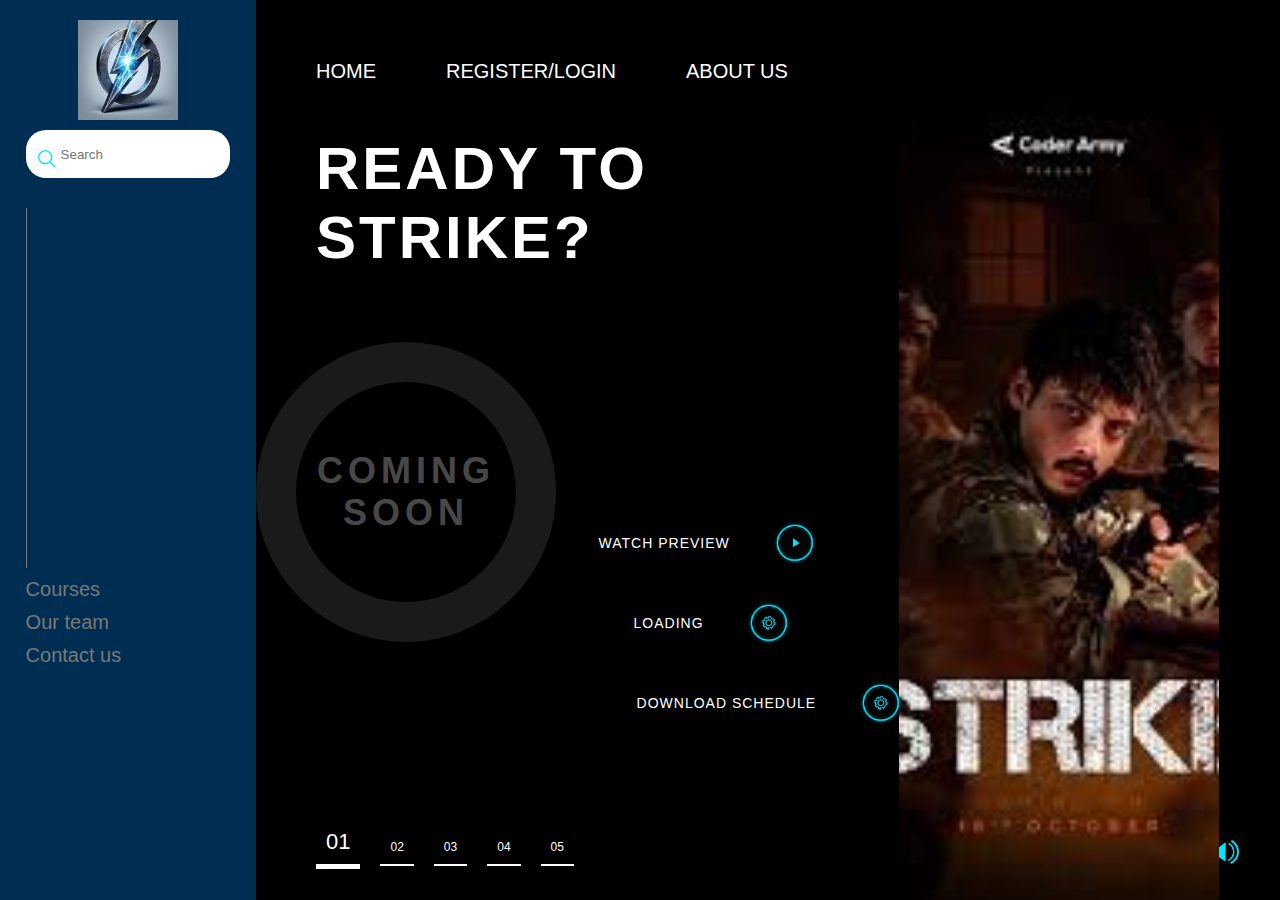
<file: index.html>
<!DOCTYPE html>
<html lang="en">
<head>
    <meta charset="UTF-8">
    <meta name="viewport" content="width=device-width, initial-scale=1.0">
    <title>Document</title>
    <link rel="stylesheet" href="/main/style.css">
</head>
<body>
    <div class="banner">
    <div class="left-box">
        <div class="wrapper">
            <img src="/assets/logo.png" class="logo" alt="">
            <div class="search-box">
                <img src="/assets/search.png" alt="">
                <input type="text" placeholder="Search">
            </div>
            <div class="vertical-line"></div>
            <ul>
                <li><a href="courses.html">Courses</a></li>
                <li><a href="team.html">Our team</a></li>
                <li><a href="contact.html">Contact us</a></li>
              
            </ul>
        </div>
    </div>
    <div class="right-box">
        <nav>
            <ul>
                <li><a href="#">HOME</a></li>
                 <li><a href="login.html">REGISTER/LOGIN</a></li>
                  <li><a href="about.html">ABOUT US</a></li>
            </ul>
        </nav>
        <h2>READY TO <br>STRIKE?</h2>
        <div class="robot">
            <img src="/assets/strike.png"  class="side-image" >
            
         
            <div class="features">
                <div>
                    <small>WATCH PREVIEW</small>
                    <img src="/assets/play.png" alt="">
                </div>
                 <div>
                    <small>LOADING</small>
                    <img src="/assets/settings.png" alt="">
                </div>
                 <div>
                    <small>DOWNLOAD SCHEDULE</small>
                    <img src="/assets/settings.png" alt="">
                </div>
            </div>
        </div>
        <div class="circle">
    <span class="circle-text">COMING SOON</span>
</div>

        <div class="pagination">
            <ul>
                <li class="active"><a href="#">01</a></li>
                <li><a href="#">02</a></li>
                <li><a href="#">03</a></li>
                <li><a href="#">04</a></li>
                <li><a href="#">05</a></li>
            </ul>
        </div>
        <img src="/assets/volume.png" alt="" class="volume">
    </div>
    </div>
</body>
</html>
</file>
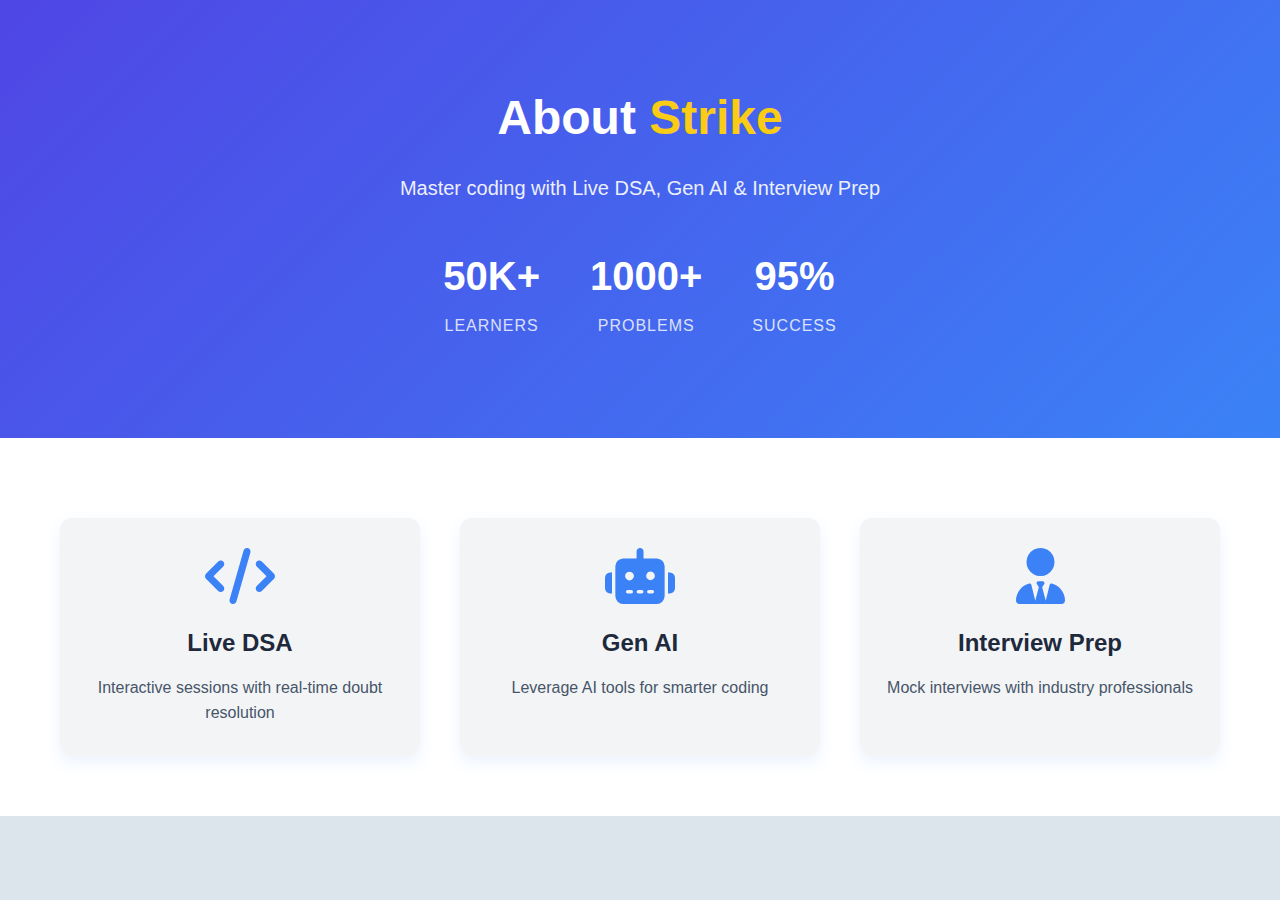
<file: about.html>
<!DOCTYPE html>
<html lang="en">
<head>
    <meta charset="UTF-8">
    <meta name="viewport" content="width=device-width, initial-scale=1.0">
    <title>About Strike - Coding Platform</title>
    <link rel="stylesheet" href="/main/style5.css">
    <link rel="stylesheet" href="https://cdnjs.cloudflare.com/ajax/libs/font-awesome/6.4.0/css/all.min.css">
</head>
<body>
  

    <section class="hero">
        <div class="container">
            <h1>About <span class="highlight">Strike</span></h1>
            <p>Master coding with Live DSA, Gen AI & Interview Prep</p>
            <div class="stats">
                <div class="stat-item"><h3>50K+</h3><p>Learners</p></div>
                <div class="stat-item"><h3>1000+</h3><p>Problems</p></div>
                <div class="stat-item"><h3>95%</h3><p>Success</p></div>
            </div>
        </div>
    </section>

    <section class="features">
        <div class="container">
            <div class="feature-grid">
                <div class="feature-card">
                    <i class="fas fa-code"></i>
                    <h3>Live DSA</h3>
                    <p>Interactive sessions with real-time doubt resolution</p>
                </div>
                <div class="feature-card">
                    <i class="fas fa-robot"></i>
                    <h3>Gen AI</h3>
                    <p>Leverage AI tools for smarter coding</p>
                </div>
                <div class="feature-card">
                    <i class="fas fa-user-tie"></i>
                    <h3>Interview Prep</h3>
                    <p>Mock interviews with industry professionals</p>
                </div>
            </div>
        </div>
    </section>

    
</body>
</html>
</file>
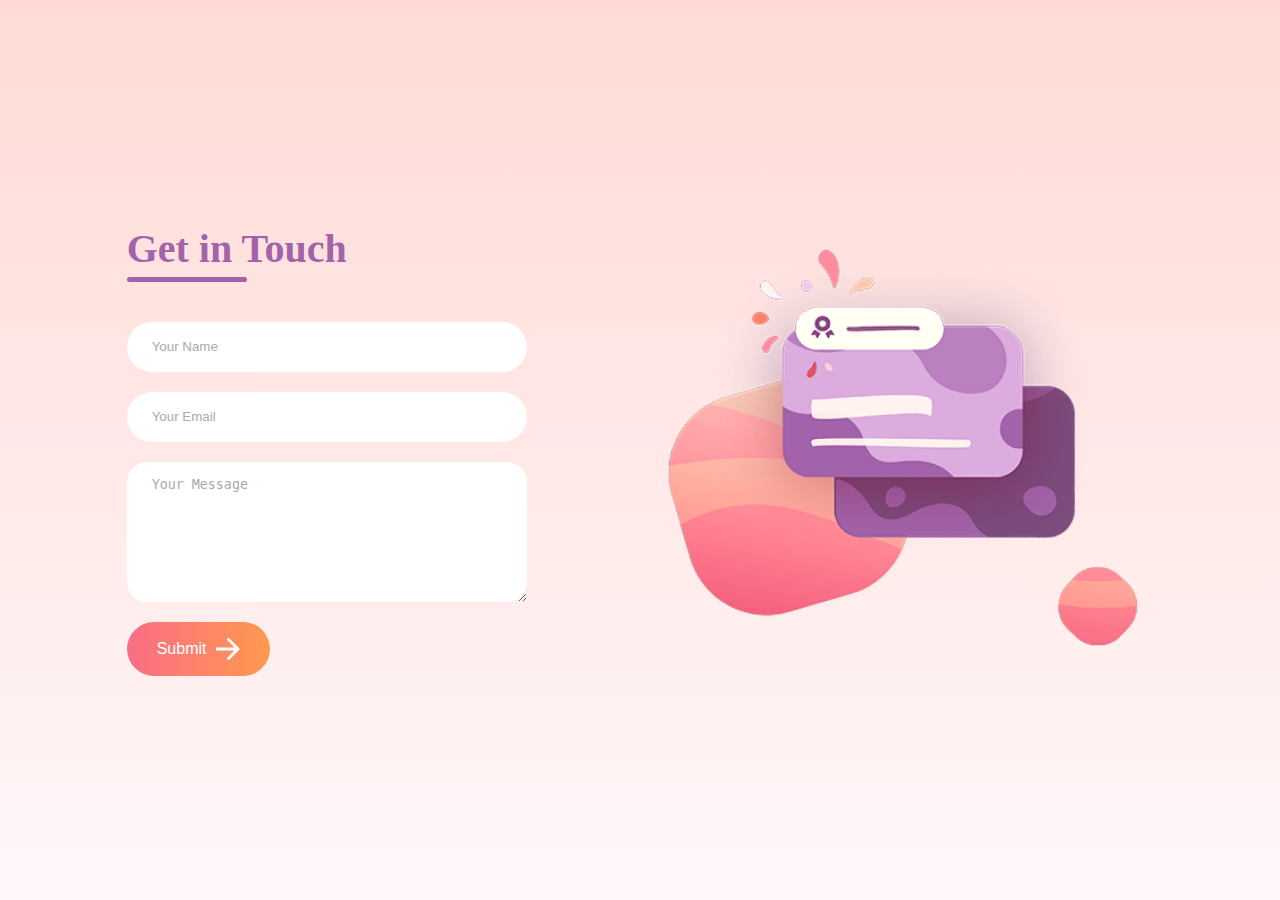
<file: contact.html>
<!DOCTYPE html>
<html lang="en">
<head>
    <meta charset="UTF-8">
    <meta name="viewport" content="width=device-width, initial-scale=1.0">
    <title>Contact Form</title>
    <link rel="stylesheet" href="/main/style4.css">
</head>
<body>
    <div class="contact-container">
        <form action="" class="contact-left">
            <div class="contact-left-title">
                <h2>
                    Get in Touch
                </h2>
                <hr>
            </div>
            <input type="text" name="name" placeholder="Your Name" class="contact-inputs" required>
            <input type="email" name="name" placeholder="Your Email" class="contact-inputs" required>
        <textarea name="message"  placeholder="Your Message" class="contact-inputs" required></textarea>
        <button type="submit">
            Submit<img src="/assets/arrow_icon.png" alt="">
        </button></form>
        <div class="contact-right">
            <img src="/assets/right_img.png" alt="">
        </div>

    </div>
</body>
</html>
</file>
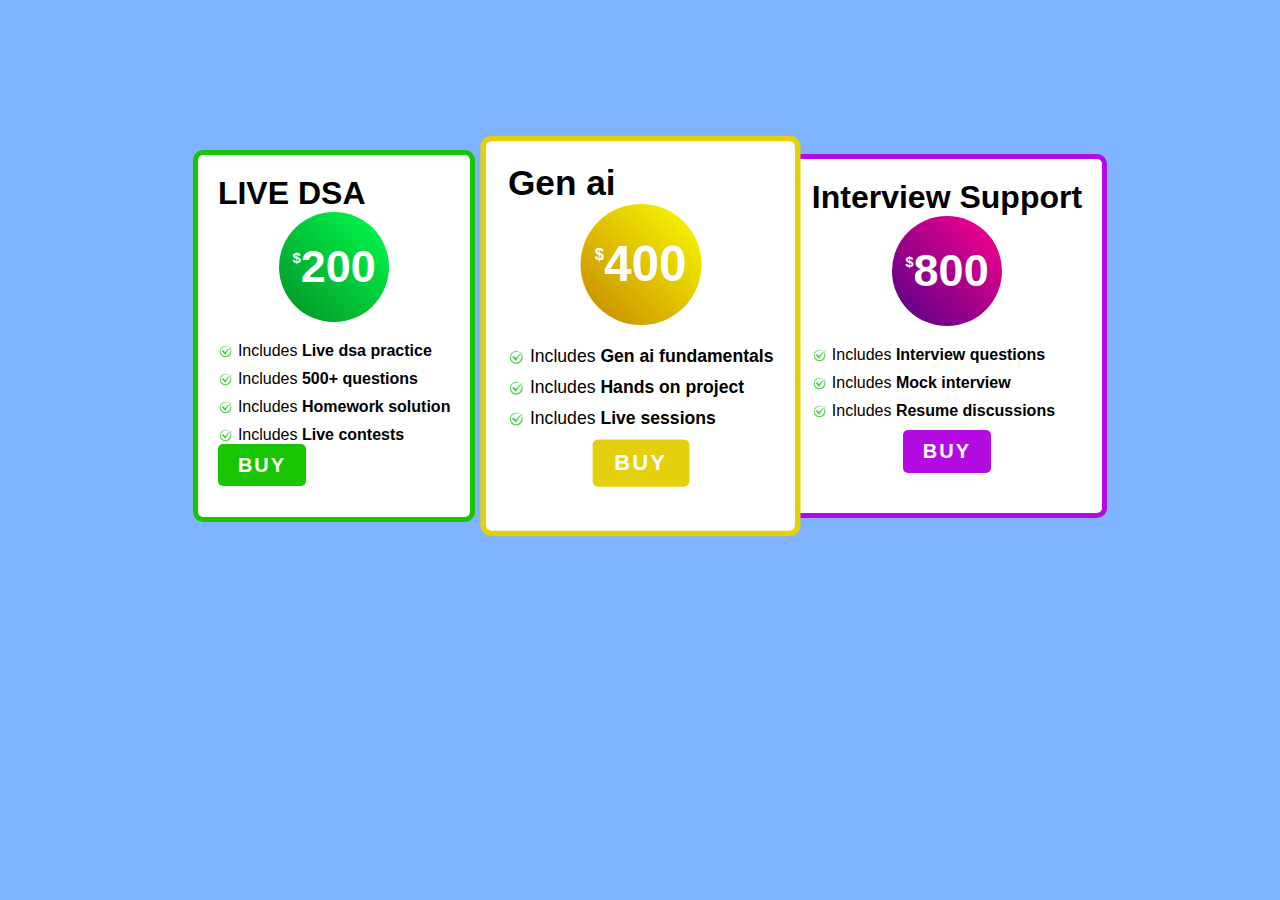
<file: courses.html>
<!DOCTYPE html>
<html lang="en">
<head>
    <meta charset="UTF-8">
    <meta name="viewport" content="width=device-width, initial-scale=1.0">
    <title>Document</title>
    <link rel="stylesheet" href="/main/style3.css">
</head>
<body>
   
      <div class="container">
        <div class="card">
            <h1 class="cardtitle">
                LIVE DSA
            </h1>
            <div class="cardprice-body">
                <h1 class="cardprice-title">
                    <sup class="cardprice-currency">
                      $
                    </sup>
                    <span class="cardprice-value">200</span>
                </h1>
            </div>
            <div class="carddesc-body">
               
                

                 <div class="carddesc">
                 <div class="carddesc-img-body">
                    <img src="check.png" alt="" class="carddesc-img">

                 </div>
                 <p class="carddesc-title">
                    Includes
                    <b>Live dsa practice</b>
                    
                 </p>
                </div>
                <div class="carddesc">
                 <div class="carddesc-img-body">
                    <img src="check.png" alt="" class="carddesc-img">

                 </div>
                 <p class="carddesc-title">
                    Includes
                    <b>500+ questions</b>
                    
                 </p>
                </div>
                <div class="carddesc">
                 <div class="carddesc-img-body">
                    <img src="check.png" alt="" class="carddesc-img">

                 </div>
                 <p class="carddesc-title">
                    Includes
                    <b>Homework solution</b>
                    
                 </p>
                </div>
                <div class="carddesc">
                 <div class="carddesc-img-body">
                    <img src="check.png" alt="" class="carddesc-img">

                 </div>
                  <p class="carddesc-title">
                    Includes
                    <b>Live contests</b>
                    
                 </p>
                </div>
                 
                    <a href="#" class="cardbutton">Buy</a>

                </div>
            </div>
        </div>

         <div class="card">
            <h1 class="cardtitle">
                Gen ai
            </h1>
            <div class="cardprice-body">
                <h1 class="cardprice-title">
                    <sup class="cardprice-currency">
                      $
                    </sup>
                    <span class="cardprice-value">400</span>
                </h1>
            </div>
            <div class="carddesc-body">
               
                

                 <div class="carddesc">
                 <div class="carddesc-img-body">
                    <img src="check.png" alt="" class="carddesc-img">

                 </div>
                 <p class="carddesc-title">
                    Includes
                    <b>Gen ai fundamentals</b>
                    
                 </p>
                </div>
                <div class="carddesc">
                 <div class="carddesc-img-body">
                    <img src="check.png" alt="" class="carddesc-img">

                 </div>
                 <p class="carddesc-title">
                    Includes
                    <b>Hands on project</b>
                    
                 </p>
                </div>
                <div class="carddesc">
                 <div class="carddesc-img-body">
                    <img src="check.png" alt="" class="carddesc-img">

                 </div>
                 <p class="carddesc-title">
                    Includes
                    <b>Live sessions</b>
                    
                 </p>
                </div>
                
                <div class="cardbutton-body">
                    <a href="#" class="cardbutton">Buy</a>

                </div>
            </div>
        </div>

         <div class="card">
            <h1 class="cardtitle">
                Interview Support
            </h1>
            <div class="cardprice-body">
                <h1 class="cardprice-title">
                    <sup class="cardprice-currency">
                      $
                    </sup>
                    <span class="cardprice-value">800</span>
                </h1>
            </div>
            <div class="carddesc-body">
               
                

                 <div class="carddesc">
                 <div class="carddesc-img-body">
                    <img src="check.png" alt="" class="carddesc-img">

                 </div>
                 <p class="carddesc-title">
                    Includes
                    <b>Interview questions</b>
                    
                 </p>
                </div>
                <div class="carddesc">
                 <div class="carddesc-img-body">
                    <img src="check.png" alt="" class="carddesc-img">

                 </div>
                 <p class="carddesc-title">
                    Includes
                    <b>Mock interview</b>
                    
                 </p>
                </div>
                <div class="carddesc">
                 <div class="carddesc-img-body">
                    <img src="check.png" alt="" class="carddesc-img">

                 </div>
                 <p class="carddesc-title">
                    Includes
                    <b>Resume discussions</b>
                    
                 </p>
                </div>
                
                <div class="cardbutton-body">
                    <a href="#" class="cardbutton">Buy</a>

                </div>
            </div>
        </div>
    </div>
</body>
</html>
</file>
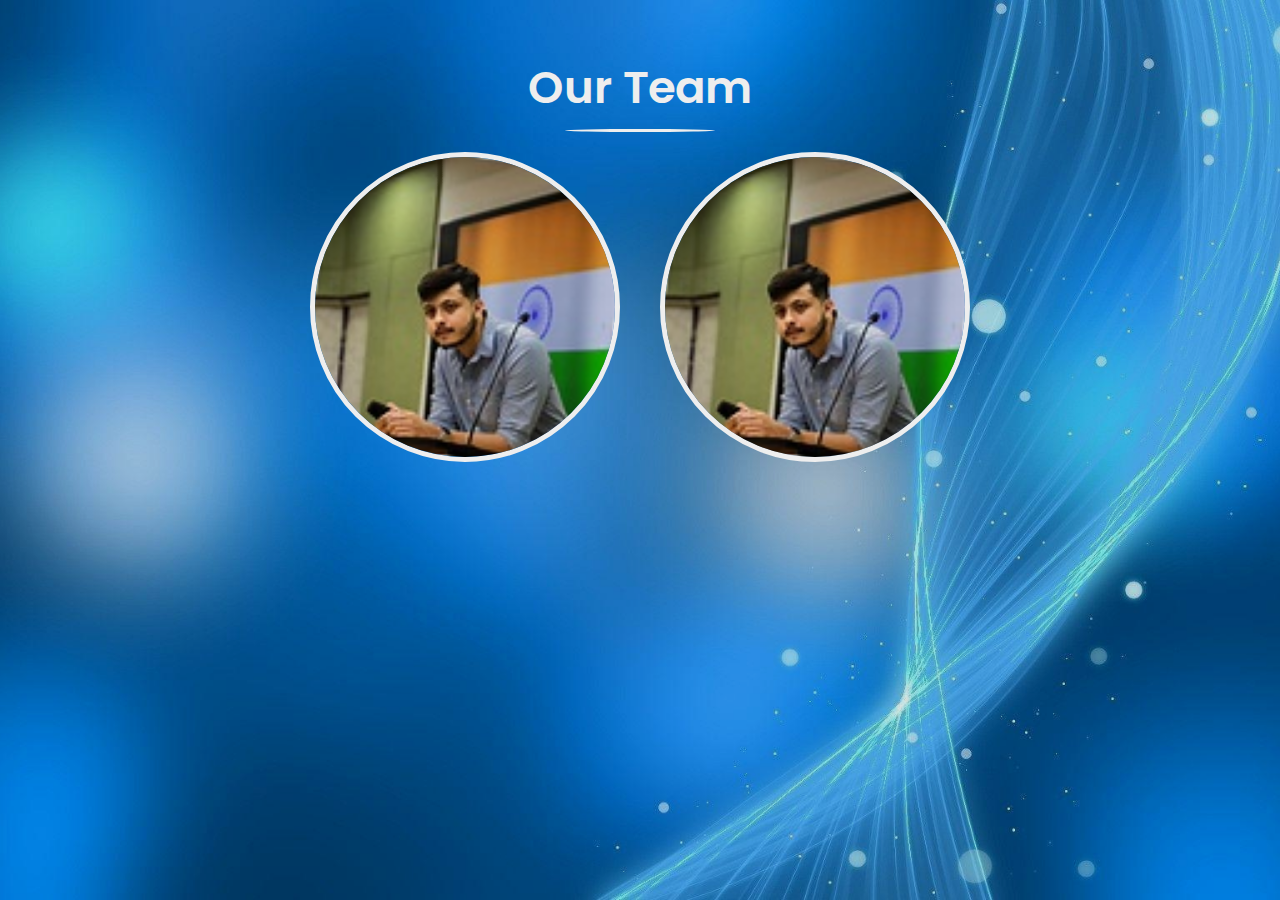
<file: team.html>
<!DOCTYPE html>
<html lang="en">
<head>
    <meta charset="UTF-8">
    <meta name="viewport" content="width=device-width, initial-scale=1.0">
    <title>Document</title>
    <link rel="stylesheet" href="style2.css">
    <link rel="stylesheet" href="https://cdnjs.cloudflare.com/ajax/libs/font-awesome/5.15.3/css/all.min.css">
</head>
<body>
    <div class="team">
        <h1>Our Team</h1>
        <div class="content">
            <div class="card">
                <div class="box">
                    <img src="rohit.png" alt="">
                    <div class="info">
                        <div class="name">Rohit Negi</div>
                        <div class="details">Ceo/Founder</div>
                        <div class="social-links">
                          <a href="#link"><i class="fab fa-facebook-f"></i></a>
                          <a href="#link"><i class="fab fa-instagram"></i></a>
                          <a href="#link"><i class="fab fa-twitter"></i></a>
                        </div>
                    </div>
                </div>
            </div>
             <div class="card">
                <div class="box">
                    <img src="rohit.png" alt="">
                    <div class="info">
                        <div class="name">Rohit Negi</div>
                        <div class="details">Ceo/Founder</div>
                        <div class="social-links">
                          <a href="#link"><i class="fab fa-facebook-f"></i></a>
                          <a href="#link"><i class="fab fa-instagram"></i></a>
                          <a href="#link"><i class="fab fa-twitter"></i></a>
                        </div>
                    </div>
                </div>
            </div>
        </div>
    </div>
    
</body>
</html>
</file>
<file: main/style.css>
* {
    margin: 0;
    padding: 0;
    box-sizing: border-box;
}
body {
    background: #000;
    color: #fff;
    font-family: sans-serif;
    overflow-x: hidden; 
}
.banner {
    width: 100%;
    height: 100vh;
    display: flex;
    position: relative;
}
.left-box {
    flex-basis: 20%;
    background: #002e52;
    height: 100vh;
    min-width: 200px;
    position: relative;
    z-index: 10;
    transition: transform 0.3s ease;
}
.right-box {
    flex-basis: 80%;
    position: relative;
    min-width: 300px;
    overflow: hidden;
}


.logo {
    width: 100px;
    margin: auto;
    height: 100px;
    display: block;
}


.wrapper {
    width: 80%;
    margin: auto;
    padding-top: 20px;
}

.search-box {
    display: flex;
    background: #fff;
    padding: 10px 7px;
    border-radius: 20px;
    margin-top: 10px;
}
.search-box img {
    width: 18px;
    margin: auto 5px;
    margin-top: 10px;
}
.search-box input {
    width: 80%;
    border: 0;
    outline: none;
    background: transparent;
}


.vertical-line {
    width: 1px;
    height: 40vh;
    background: #797979;
    margin: 30px 0 10px;
}


.wrapper ul li {
    list-style: none;
    margin: 10px 0;
}
.wrapper ul li a {
    color: #797979;
    font-size: 20px;
    text-decoration: none;
    transition: color 0.3s;
}
.wrapper ul li a:hover {
    color: #fff;
}
nav {
    margin-top: 60px;
    margin-left: 60px;
}
nav ul {
    display: flex;
    flex-wrap: wrap;
}
nav ul li {
    list-style: none;
    margin-right: 70px;
}
nav ul li a {
    color: #fff;
    font-size: 20px;
    text-decoration: none;
    transition: color 0.3s;
}
nav ul li a:hover {
    color: #797979;
}


.right-box h2 {
    margin-top: 5%;
    margin-left: 60px;
    font-size: 60px;
    letter-spacing: 3px;
}


.robot {
    position: absolute;
    bottom: 0;
    right: 6%;
    height: 93%;
    z-index: 1;
}
.robot img {
    height: 100%;
}
.side-image {
    width: 25vw;
    height: 40vh;
    object-fit: cover;
    display: block;
    image-rendering: crisp-edges;
}


.features {
    position: absolute;
    bottom: 17%;
    left: -300px;
    z-index: 2;
}
.features img {
    width: 50px;
    margin-left: 40px;
    transition: transform 0.3s;
}
.features img:hover {
    transform: scale(1.1);
}
.features div {
    display: flex;
    align-items: center;
    margin-bottom: 30px;
}
.features div:nth-child(2) {
    margin-left: 35px;
}
.features div:nth-child(3) {
    margin-left: 38px;
}
.features small {
    font-size: 14px;
    letter-spacing: 1px;
}
.circle {
    width: 300px;
    height: 300px;
    border: 40px solid rgba(255, 255, 255, 0.1);
    border-radius: 50%;
    position: absolute;
    top: 38%;
    left: 0;
    display: flex;
    justify-content: center;
    align-items: center;
    text-align: center;
    pointer-events: none;
    z-index: 1;
}

.circle-text {
    color: rgba(255, 255, 255, 0.3);
    font-size: 36px;
    font-weight: bold;
    letter-spacing: 5px;
    user-select: none;
}


.pagination ul {
    display: flex;
    align-items: flex-end;
}
.pagination ul li {
    list-style: none;
    margin-right: 20px;
}
.pagination ul li a {
    text-decoration: none;
    color: #fff;
    font-size: 12px;
    padding: 10px;
    border-bottom: 2px solid #fff;
    transition: all 0.3s;
}
.pagination {
    position: absolute;
    left: 60px;
    bottom: 5%;
    z-index: 2;
}
.pagination ul li.active a {
    font-size: 22px;
    border-bottom: 5px solid #fff;
}


.volume {
    width: 25px;
    position: absolute;
    right: 4%;
    bottom: 4%;
    cursor: pointer;
    transition: transform 0.3s;
}
.volume:hover {
    transform: scale(1.1);
}


.menu-toggle {
    display: none;
    position: absolute;
    top: 20px;
    right: 20px;
    z-index: 20;
    cursor: pointer;
    width: 30px;
    height: 30px;
}
.menu-toggle span {
    display: block;
    width: 100%;
    height: 3px;
    background: #fff;
    margin: 6px 0;
    transition: 0.3s;
}



@media (max-width: 1200px) {
    .right-box h2 {
        font-size: 50px;
    }
    .features {
        left: -200px;
    }
}

@media (max-width: 1024px) {
    .right-box h2 {
        font-size: 40px;
        margin-left: 30px;
    }
    nav ul li {
        margin-right: 40px;
    }
    .features {
        left: -150px;
        bottom: 15%;
    }
    .circle {
        width: 200px;
        height: 200px;
        border-width: 20px;
        top: 40%;
        left: 10px;
    }
    .circle-text {
        font-size: 24px;
    }
    .side-image {
        width: 30vw;
        height: 30vh;
    }
    .pagination {
        left: 30px;
        bottom: 4%;
    }
}

@media (max-width: 768px) {
    .menu-toggle {
        display: block;
    }
    
    .banner {
        flex-direction: column;
        height: auto;
    }
    
    .left-box {
        position: fixed;
        top: 0;
        left: 0;
        height: 100vh;
        width: 250px;
        transform: translateX(-100%);
        z-index: 15;
        transition: transform 0.3s ease;
    }
    
    .left-box.active {
        transform: translateX(0);
    }
    
    .right-box {
        flex-basis: 100%;
        min-width: auto;
        padding-bottom: 50px;
        position: relative;
        height: auto;
        margin-left: 0;
    }
    
    nav {
        margin: 20px 30px;
    }
    
    nav ul {
        flex-direction: column;
        margin-left: 0;
    }
    
    nav ul li {
        margin: 10px 0;
    }
    
    .right-box h2 {
        font-size: 32px;
        margin-left: 30px;
        margin-top: 30px;
        text-align: center;
    }
    
    .robot {
        position: relative;
        bottom: auto;
        right: auto;
        height: auto;
        margin: 20px auto;
        width: 80%;
        text-align: center;
    }
    
    .side-image {
        width: 100%;
        height: auto;
        max-height: 300px;
        object-fit: contain;
        margin: 0 auto;
    }
    
    .features {
        position: relative;
        left: 0;
        bottom: 0;
        display: flex;
        justify-content: space-around;
        margin-top: 20px;
        width: 100%;
    }
    
    .features div {
        margin-bottom: 0;
        flex-direction: column;
        align-items: center;
    }
    
    .features img {
        margin-left: 0;
        margin-bottom: 5px;
    }
    
    .circle {
        width: 150px;
        height: 150px;
        border-width: 15px;
        top: 20px;
        right: 20px;
        left: auto;
    }
    
    .circle-text {
        font-size: 18px;
        letter-spacing: 2px;
    }
    
    .pagination {
        position: relative;
        left: 0;
        bottom: 0;
        margin: 20px auto;
        text-align: center;
    }
    
    .pagination ul {
        justify-content: center;
    }
    
    .volume {
        position: fixed;
        right: 10px;
        bottom: 10px;
        z-index: 5;
    }
}

@media (max-width: 480px) {
    .search-box {
        width: 90%;
        margin: 10px auto;
    }
    
    .search-box input {
        font-size: 14px;
    }
    
    .wrapper ul li a,
    nav ul li a {
        font-size: 16px;
    }
    
    .right-box h2 {
        font-size: 28px;
    }
    
    .pagination ul li a {
        font-size: 10px;
        padding: 8px;
    }
    
    .pagination ul li.active a {
        font-size: 18px;
    }
    
    .circle {
        width: 120px;
        height: 120px;
        border-width: 10px;
    }
    
    .circle-text {
        font-size: 14px;
    }
    
    .features small {
        font-size: 12px;
    }
    
    .features img {
        width: 40px;
    }
}
</file>
<file: main/style4.css>
*{
    padding:0;
    margin:0;
    box-sizing:border-box;
}
body{
    font-family:'Outfit';
    background:linear-gradient(#ffdad5,#fff7f9);
}
.contact-container{
    height:100vh;
    display:flex;
    align-items:center;
    justify-content: space-evenly;
}
.contact-left{
    display:flex;
    flex-direction:column;
    align-items:start;
    gap:20px;
}
.contact-left-title h2{
    font-weight:600;
    color:#a363aa;
    font-size:40px;
    margin-bottom:5px;
}
.contact-left-title hr{
    border:none;
    width:120px;
    height:5px;
    background-color: #a363aa;
    border-radius:10px;
    margin-bottom:20px;
}
.contact-inputs{
    width:400px;
    height:50px;
    border:none;
    outline:none;
    padding-left:25px;
    font-weight:500;
    color:#666;
    border-radius:50px;
}
.contact-left textarea{
    height:140px;
    padding-top:15px;
    border-radius:20px;
}
.contact-inputs:focus{
    border:2px solid #ff994f;
}
.contact-inputs::placeholder{
    color:#a9a9a9;
}
.contact-left button{
    display:flex;
    align-items:center;
    padding:15px 30px;
    font-size:16px;
    color:#fff;
    gap:10px;
    border:none;
    border-radius:50px;
    background:linear-gradient(270deg,#ff994f,#fa6d86);
    cursor:pointer;
}
  
.contact-left button-img{
    height:15px;
}
.contact-right img{
    width:500px;
}
@media(max-width:800px){
    .contact-inputs{
        width:80vw;
    }
    .contact-right{
        display:none;
    }
}
</file>
<file: main/style3.css>
*{
    padding:0;
    margin:0;
    box-sizing:border-box;
    font-family:sans-serif;
}
body{
    display:flex;
    align-items:center;
    justify-content:center;
    background-color:#7fb3ff;
    
}
.heading{
    display:flex;
    align-items:center;
    color:#fff;
    justify-content: center;
}
.container{
    padding:150px 0;
    margin:0 20px;
    display:flex;
    flex-wrap:wrap;

    align-items:center;
    justify-content:center;
    gap:40px;
}
.carddesc-img-body{
    display:flex;
    align-items:center;
    justify-content: center;
    width:15px;
    height:15px;
}
.carddesc-img{
    width:15px;
    height:15px;
    display:block;
}
.carddesc-img--short{
    width:12px;
    height:12px;
}
.card{
    padding:20px;
    background-color:#fff;
    border-radius:10px;
    border:5px solid #17c501;
}
.cardprice-body{
    display:flex;
    align-items:center;
    justify-content:center;
}
.cardprice-title{
    height:110px;
    width:110px;color:#fff;
    background:linear-gradient(45deg,#039024,#00ff4e);
    border-radius:50%;
    display:flex;
    align-items:center;
    justify-content:center;
    text-align:center;
}
.cardprice-currency{
    position:relative;
    top:-10px;
    font-size:15px;

    


}
.cardprice-value{
    font-size:45px;
}
.carddesc-body{
    padding:20px 0;
}
.carddesc{
    padding-bottom:10px;
    display:flex;
    align-items:center;
    gap:5px;
    
}
.cardbutton-body{
    display:flex;
    align-items:center;
    justify-content:center;
}
.cardbutton{
    text-decoration:none;
    padding:10px 20px;
    background-color:#17c501;
    color:#fff;
    font-size:20px;
    font-weight:bold;
    text-transform:uppercase;
    letter-spacing:2px;
    border-radius:5px;
    transition:background-color 0.4s linear;
}
.cardbutton:hover{
    background-color:#1ce503;
}
.card:nth-child(2){
    transform:scale(1.1);
    border:5px solid #e3cf0b;
}
.card:nth-child(2) .cardbutton{
    background-color:#e3cf0b;
}
.card:nth-child(2) .cardbutton:hover{
    background-color:#f3de11;
}
.card:nth-child(2) .cardprice-title{
    background:linear-gradient(45deg,#c58600,#fbff00)
}
.card:nth-child(3){
    
    border:5px solid #b40be3;
}
.card:nth-child(3) .cardbutton{
    background-color:#b40be3;
}
.card:nth-child(3) .cardbutton:hover{
    background-color:#d211f3;
}
.card:nth-child(3) .cardprice-title{
    background:linear-gradient(45deg,#510088,#ff008d)
}
@media(max-width:600px){
    .carddesc-title{
        font-size:14px;
    }
}
@media(max-width:600px){
    .container{
        gap:20px;
        margin:0 10px
    }
    .card:nth-child(2){
        transform:scale(1);
    }
}
</file>
<file: style2.css>
@import url('https://fonts.googleapis.com/css2?family=Poppins:wght@300;400;500;600;700;800;900&display=swap');
*{
    margin:0;
    padding:0;
    box-sizing:border-box;
}
body{
    background:url(background.png) fixed;
    background-size:cover;
    background-repeat:no-repeat;
    background-position:center;
    font-family: 'Poppins',sans-serif;
}
body::after{
    content:'';
    position:absolute;
    top:0;
    left:0;
    width:100%;
    height:100%;
    background-color:#000;
    z-index:-1;
    opacity:0.1;
}
.team{
    display:flex;
    justify-content: center;
    align-items: center;
    width:100%;
    padding:6vh 0;
    flex-direction:column;
}
.team h1{
    font-size:45px;
    font-weight:600;
    color:#eee;
    position:relative;
    margin-bottom:20px;
    padding-bottom:10px;
}
.team h1::after{
    content:'';
    position:absolute;
    bottom:0;
    left:50%;
    transform:translateX(-50%);
    height:3px;
    width:150px;
    background-color:#eee;
    border-radius:50%;

}
img{
    height:300px;
    width:300px;
}
.content{
    display:flex;
    justify-content: center;
    align-items:center;
    flex-wrap:wrap;
}
.box{
    border-radius:50%;
    overflow:hidden;
    border:5px solid #eee;
    margin:0 20px;
    margin-bottom:15px;
    cursor:pointer;
    position:relative;


}
.box img{
    vertical-align:bottom;
    transition:all 0.3s ease;
}
.info{
    position:absolute;
    top:0;
    left:0;
    width:100%;
    height:100%;
    background-color:#ff008cc2;
    display:flex;
    justify-content:center;
    align-items:center;
    flex-direction:column;
     transform:scale(0);
    transition:all 0.3s ease;
    transform-origin:0%;
    
}
.name{
    font-size:25px;
    font-weight:600;
    color:#eee;
    transform:scale(0);
    transform-origin:0%;
    transition:all 0.3s ease;
}
.details{
    font-size:16px;
    color:#eee;
    font-weight:500;
    margin-top:-10px;
    transform:scale(0);
    transform-origin:0%;
    transition:all 0.3s ease;
   
}
.social-links{
    display:flex;
    justify-content:center;
     transform:scale(0);
    transform-origin:0%;
    transition:all 0.3s ease;
}
.social-links a{
    width:35px;
    height:35px;
    background-color:#eee;
    margin:10px 5px;
    color:#0059ff;
    display:flex;
    justify-content: center;
    align-items:center;
    text-decoration:none;
    font-size:18px;
    border-radius:50%;
    transition:all 0.3s ease;


}
.social-links a:hover{
    background-color:transparent;
    color:#eee;
}
.box:hover .info{
    transform:scale(1);
}
.box:hover img{
    transform:scale(1.2);
}
.box:hover .name,
.box:hover .details,
.box:hover .social-links{
    transform:scale(1);
}
.box:hover .name{
    transition:all 0.3s ease 0.2s;
}
.box:hover .details{
    transition:all 0.3s ease 0.3s;
}
.box:hover .social-links{
    transition:all 0.3s ease 0.4s;
}
</file>
<file: main/style5.css>
/* Reset */
* {
    margin: 0;
    padding: 0;
    box-sizing: border-box;
}

body {
    font-family: 'Segoe UI', Tahoma, Geneva, Verdana, sans-serif;
    background: #dce4ec;
    color: #333;
    line-height: 1.6;
}

.container {
    max-width: 1200px;
    margin: 0 auto;
    padding: 0 20px;
}

/* HERO SECTION */
.hero {
    background: linear-gradient(135deg, #4f46e5, #3b82f6);
    color: #fff;
    padding: 80px 0 60px;
    text-align: center;
}

.hero h1 {
    font-size: 3rem;
    margin-bottom: 15px;
    font-weight: 700;
}

.hero h1 .highlight {
    color: #facc15; /* bright yellow for highlight */
}

.hero p {
    font-size: 1.25rem;
    margin-bottom: 40px;
    opacity: 0.9;
}

/* Stats */
.stats {
    display: flex;
    justify-content: center;
    gap: 50px;
    flex-wrap: wrap;
}

.stat-item {
    text-align: center;
}

.stat-item h3 {
    font-size: 2.5rem;
    font-weight: 700;
    margin-bottom: 5px;
}

.stat-item p {
    font-size: 1rem;
    text-transform: uppercase;
    letter-spacing: 1px;
    opacity: 0.8;
}

/* FEATURES SECTION */
.features {
    padding: 80px 0 60px;
    background: #fff;
}

.feature-grid {
    display: grid;
    grid-template-columns: repeat(auto-fit, minmax(250px, 1fr));
    gap: 40px;
}

.feature-card {
    background: #f3f4f6;
    padding: 30px 20px;
    border-radius: 12px;
    box-shadow: 0 6px 15px rgba(59, 130, 246, 0.1);
    text-align: center;
    transition: transform 0.3s ease, box-shadow 0.3s ease;
}

.feature-card:hover {
    transform: translateY(-8px);
    box-shadow: 0 12px 30px rgba(59, 130, 246, 0.3);
}

.feature-card i {
    font-size: 3.5rem;
    color: #3b82f6;
    margin-bottom: 20px;
}

.feature-card h3 {
    font-size: 1.5rem;
    margin-bottom: 12px;
    font-weight: 700;
    color: #1e293b;
}

.feature-card p {
    font-size: 1rem;
    color: #475569;
}

/* FOOTER */
footer {
    background: #1e293b;
    color: #cbd5e1;
    padding: 20px 0;
    text-align: center;
    font-size: 0.9rem;
}

/* Responsive tweaks */
@media (max-width: 768px) {
    .hero h1 {
        font-size: 2.25rem;
    }
    .stats {
        gap: 30px;
    }
    .stat-item h3 {
        font-size: 2rem;
    }
    .feature-grid {
        gap: 30px;
    }
}

@media (max-width: 480px) {
    .hero h1 {
        font-size: 1.8rem;
    }
    .hero p {
        font-size: 1rem;
    }
}
</file>
